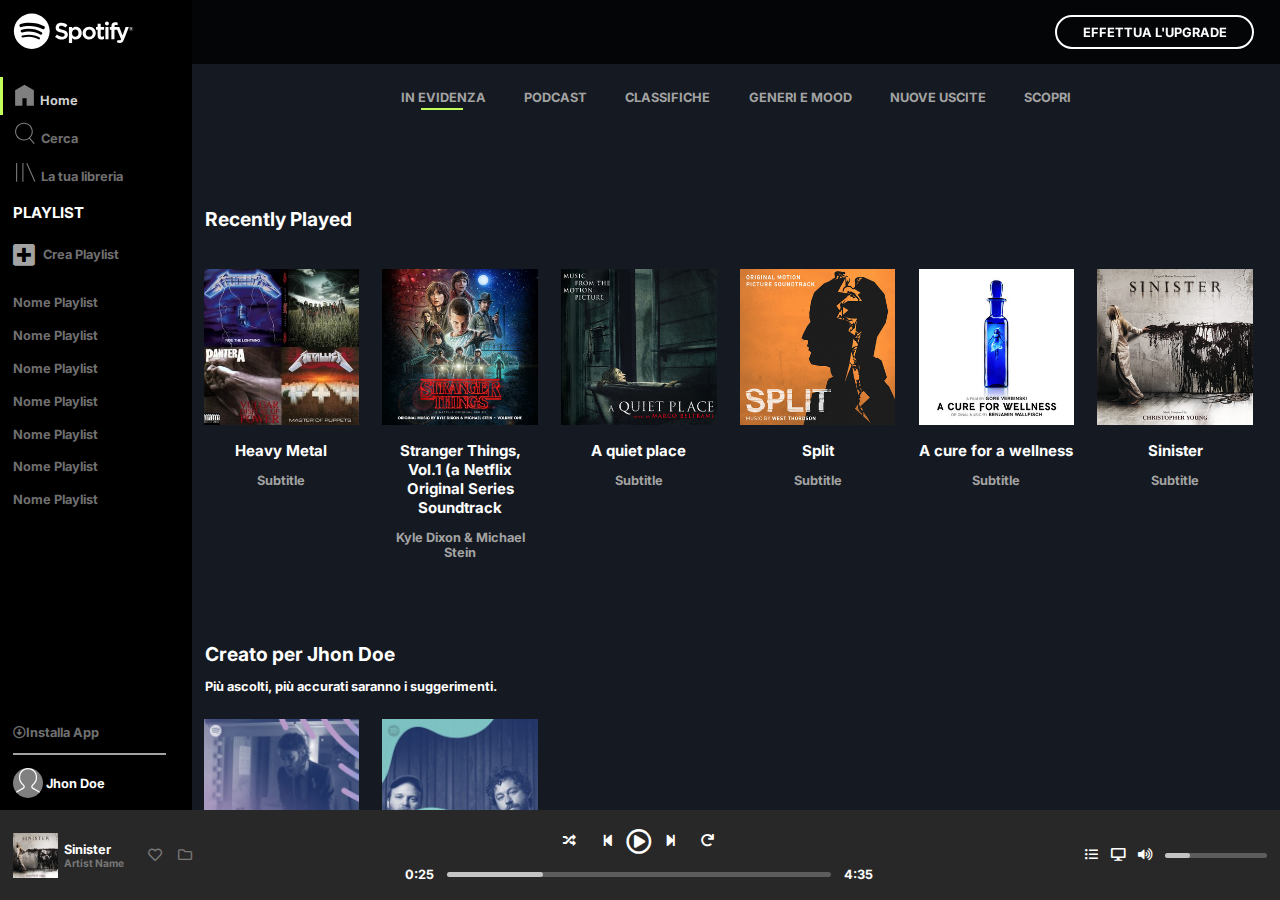
<file: index.html>
<!DOCTYPE html>
<html lang="en">
<head>
    <meta charset="UTF-8">
    <meta http-equiv="X-UA-Compatible" content="IE=edge">
    <meta name="viewport" content="width=device-width, initial-scale=1.0">
    <title>Spotify Web</title>
    <link rel="preconnect" href="https://fonts.googleapis.com">
    <link rel="preconnect" href="https://fonts.gstatic.com" crossorigin>
    <link href="https://fonts.googleapis.com/css2?family=Inter:wght@400;700&display=swap" rel="stylesheet">

    <link rel="stylesheet" href="css/style.css">
    <link rel="stylesheet" href="https://cdnjs.cloudflare.com/ajax/libs/font-awesome/5.15.4/css/all.min.css" integrity="sha512-1ycn6IcaQQ40/MKBW2W4Rhis/DbILU74C1vSrLJxCq57o941Ym01SwNsOMqvEBFlcgUa6xLiPY/NS5R+E6ztJQ==" crossorigin="anonymous" referrerpolicy="no-referrer" />
</head>
<body>

<!-- sezione banner -->

    <div class="banner">
        <div class="btn">effettua l'upgrade</div>

    </div>

<!-- sezione centrale / side -->

<div class="central">
    <div class="side pt-1">
        <div class="container-logo">
            <img class="large logo  pl-1" src="img/logo.svg" alt="">
            <img class=" small" src="img/logo-small.svg" alt="">
        </div> 
        <div class="menu pl-1 home">
            <a href="#!"><img src="img/home.svg" alt="">
                <div class=" il-block hidden"> Home</div>
            </a>
        </div>
        <div class="menu pl-1 search">
            <a href="#!"><img src="img/search.svg" alt="">
                <div class=" il-block hidden"> Cerca</div>
            </a>
        </div>
        <div class="menu pl-1 library"> 
            <a href="#!"><img src="img/libreria.svg" alt="">
                <div class=" il-block hidden"> La tua libreria</div>
            </a>
        </div>
        
        <h3 class="hidden pl-1 pt-1 pb-1">Playlist</h3>
        <div class="pl-1 pb-1 add-playlist">
            <div class=" il-block hidden"> <a href="#!"><i class="fas fa-plus-square"></i>Crea Playlist</a></div> 
        </div>
        <div class="playlist-sec">
            <div class="playlists pl-1">
                <div class="playlist"> <a href="#!"> Nome Playlist</a></div>
                <div class="playlist"> <a href="#!"> Nome Playlist</a></div>
                <div class="playlist"> <a href="#!"> Nome Playlist</a></div>
                <div class="playlist"> <a href="#!"> Nome Playlist</a></div>
                <div class="playlist"> <a href="#!"> Nome Playlist</a></div>
                <div class="playlist"> <a href="#!"> Nome Playlist</a></div>
                <div class="playlist"> <a href="#!"> Nome Playlist</a></div>
            </div>
            <div class="user pt-1 pb-1">
                <div class="pb-1 pr-1 pl-1"><i class="far fa-arrow-alt-circle-down"></i><div class=" il-block hidden"><a href="#!"> Installa App</a></div> </div>
                <div class="profile pt-1">
                    <div class="profile-pic"><img src="img/profile.svg" alt="immagine profilo utente"></div> 
                    <div class=" il-block hidden">Jhon Doe</div> 
                </div>
            </div>
        </div>
    </div>

<!-- sezione centrale / main -->

        <main class="section-main pt-5">
            <div class="nav-main">
                <ul class="nav">
                    <li class="p-relative"><a href="#!"> in evidenza</a></li>
                    <li><a href="#!"> podcast</a></li>
                    <li><a href="#!"> classifiche</a></li>
                    <li><a href="#!"> generi e mood</a></li>
                    <li><a href="#!"> nuove uscite</a></li>
                    <li><a href="#!"> scopri</a></li>
                </ul>

            </div>
            
            <div class="row pt-3">
                <h2 class="pl-1 pt-3 pb-1">Recently Played</h2>
                <div class="clearfix">
                    <div class="song">
                        <div class="p-relative">
                            <img class="img-opa" src="img/metal_lifting.jpg" alt="metal">
                            <i class="far fa-play-circle"></i>
                        </div>
                        <h3 class="title pt-1">Heavy Metal</h3>
                        <div class="artist pt-1">Subtitle</div>
                    </div>
                    <div class="song">
                        <div class="p-relative">
                            <img class="img-opa" src="img/stranger.jpeg" alt="stranger things">
                            <i class="far fa-play-circle"></i>
                        </div>
                        <h3 class="title pt-1">Stranger Things, Vol.1 (a Netflix Original Series Soundtrack</h3>
                        <div class="artist pt-1">Kyle Dixon  & Michael Stein</div>
                    </div>
                    <div class="song">
                        <div class="p-relative">
                            <img class="img-opa" src="img/aquietplace.jpeg" alt="a quiet place">
                            <i class="far fa-play-circle"></i>
                        </div>
                        <h3 class="title pt-1"> A quiet place</h3>
                        <div class="artist pt-1">Subtitle</div>
                    </div>
                    <div class="song">
                        <div class="p-relative">
                            <img class="img-opa" src="img/split.jpeg" alt="split">
                            <i class="far fa-play-circle"></i>
                        </div>
                        <h3 class="title pt-1">Split</h3>
                        <div class="artist pt-1">Subtitle</div>
                    </div>
                    <div class="song">
                        <div class="p-relative">
                            <img class="img-opa" src="img/cure.jpeg" alt="a cure for a wellness">
                            <i class="far fa-play-circle"></i>
                        </div>
                        <h3 class="title pt-1">A cure for a wellness</h3>
                        <div class="artist pt-1">Subtitle</div>
                    </div>
                    <div class="song">
                        <div class="p-relative">
                            <img class="img-opa" src="img/sinister.jpeg" alt="sinister">
                            <i class="far fa-play-circle"></i>
                        </div>
                        <h3 class="title pt-1">Sinister</h3>
                        <div class="artist pt-1">Subtitle</div>
                    </div>
                </div>
            </div>
            <div class="row pt-3">
                <h2 class="pl-1 pt-3 pb-1">Creato per Jhon Doe</h2>
                <p class="pl-1">Più ascolti, più accurati saranno i suggerimenti.</p>
                <div class="clearfix">
                    <div class="song">
                        <div class="p-relative">
                            <img class="img-opa" src="img/radar.jpeg" alt="release radar">
                            <i class="far fa-play-circle"></i>
                        </div>
                        <h3 class="title pt-1">Release Radar</h3>
                    </div>
                    <div class="song">
                        <div class="p-relative">
                            <img class="img-opa" src="img/mixdaily.jpeg" alt="daily mix 1">
                            <i class="far fa-play-circle"></i>
                        </div>
                        <h3 class="title pt-1">Daily Mix 1</h3>
                    </div>
                </div>
            </div>
            <div class="last row">
                <h2 class="pl-1 pt-3 pb-1">Artisti più popolari</h2>
                <p class="pl-1">Più ascolti, più accurati saranno i suggerimenti.</p>
                <div class="clearfix">
                    <div class="song">
                        <div class="p-relative">
                            <img class="img-opa" src="img/youg.jpeg" alt="metal">
                            <i class="far fa-play-circle"></i>
                        </div>
                        <h3 class="title pt-1">Non Saprei</h3>
                    </div>
                    <div class="song">
                        <div class="p-relative">
                            <img class="img-opa" src="img/einaudi.jpeg" alt="einaudi">
                            <i class="far fa-play-circle"></i>
                        </div>
                        <h3 class="title pt-1">Ludovico Einaudi</h3>
                    </div>
                </div>
            </div>
        </main>
        
    </div>

<!-- sezione footer / player -->

    <footer>
        <div class="footer-item">
                <div class="player-song">
                    <img src="img/sinister.jpeg" alt="">
                    <div>
                        <h4 class="title pl-05">Sinister</h4>
                        <div class="artist pl-05"><a href="#!">Artist Name</a></div>
                    </div>
                </div>
                <div class="icons">
                    <i class="far fa-heart"></i>
                    <i class="far pl-1 fa-folder"></i>
                </div>            
        </div>
        <div class="player">
            <div class="player-btn pb-1">
                <i class="fas pl-1 pr-1 fa-random"></i>
                <i class="fas pl-1 pr-1 fa-step-backward"></i>
                <i class="far play-button fa-play-circle"></i>
                <i class="fas pl-1 pr-1 fa-step-forward"></i>
                <i class="fas pl-1 pr-1 fa-redo"></i>
            </div>
            <div class="progress-sec">
                <div class=" pr-1">0:25</div>
                <div class="progress">
                    <div class="progress-done p-relative"><i class="fas fa-circle"></i></div>
                </div>
                <div class="pl-1">4:35</div>
            </div>
        </div>
        <div class="volume-sec">
            <i class="fas pr-1 fa-list-ul"></i>
            <i class="fas pr-1 fa-desktop"></i>
            <i class="fas pr-1 fa-volume-up"></i>
            <div class="progress-sec pr-1">
                <div class="progress">
                    <div class="progress-done p-relative"><i class="fas fa-circle"></i></div>

                </div>
            </div>
        </div>

    </footer>
</body>
</html>
</file>
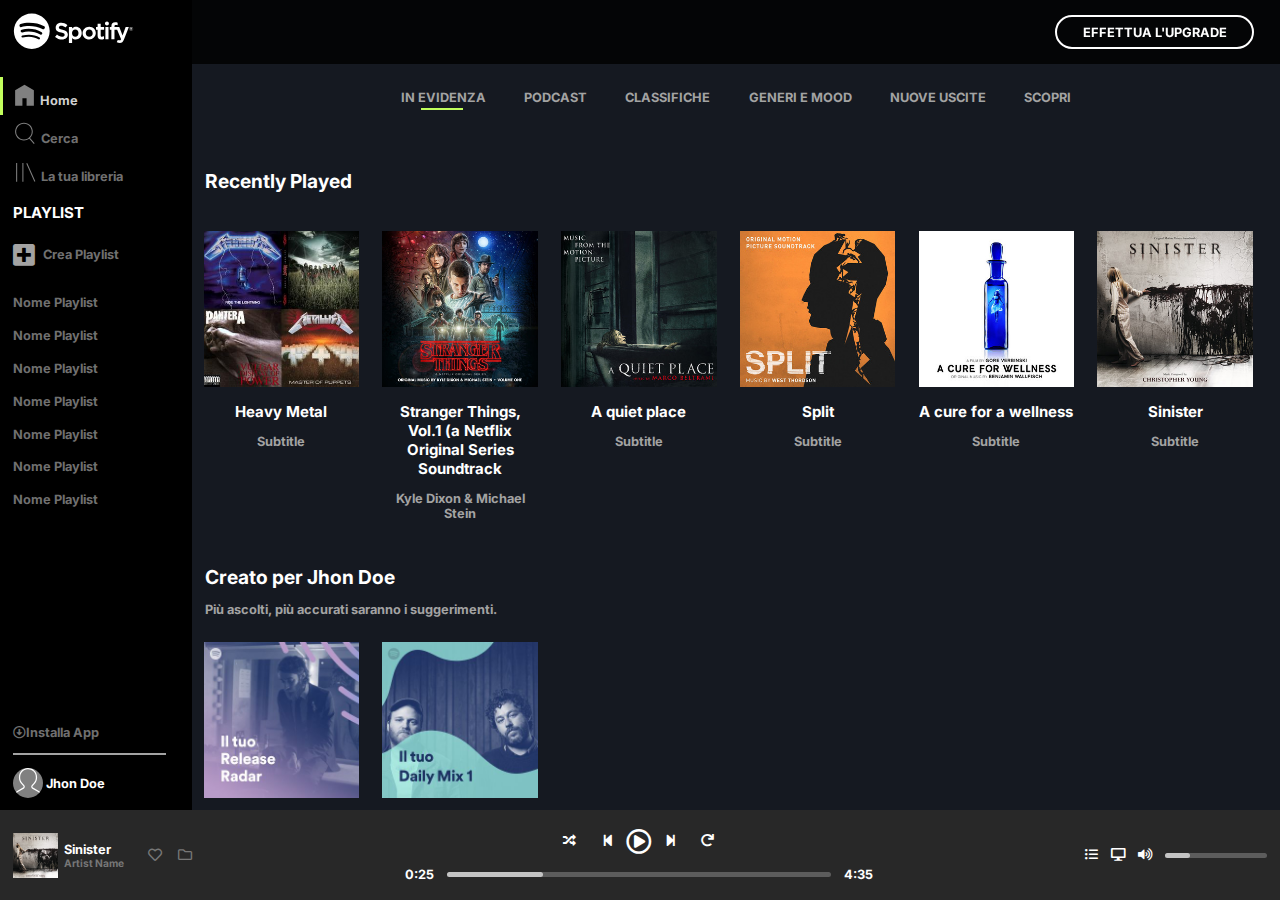
<file: bonus/index.html>
<!DOCTYPE html>
<html lang="en">
<head>
    <meta charset="UTF-8">
    <meta http-equiv="X-UA-Compatible" content="IE=edge">
    <meta name="viewport" content="width=device-width, initial-scale=1.0">
    <title>Spotify Web</title>
    <link rel="preconnect" href="https://fonts.googleapis.com">
    <link rel="preconnect" href="https://fonts.gstatic.com" crossorigin>
    <link href="https://fonts.googleapis.com/css2?family=Inter:wght@400;700&display=swap" rel="stylesheet">

    <link rel="stylesheet" href="css/style.css">
    <link rel="stylesheet" href="https://cdnjs.cloudflare.com/ajax/libs/font-awesome/5.15.4/css/all.min.css" integrity="sha512-1ycn6IcaQQ40/MKBW2W4Rhis/DbILU74C1vSrLJxCq57o941Ym01SwNsOMqvEBFlcgUa6xLiPY/NS5R+E6ztJQ==" crossorigin="anonymous" referrerpolicy="no-referrer" />
</head>
<body>

<!-- sezione banner -->

    <div class="banner">
        <div class="btn">effettua l'upgrade</div>

    </div>

<!-- sezione centrale / side -->

    <div class="central">
        <div class="side pt-1">
            <div class="container-logo">
                <img class="large logo  pl-1" src="img/logo.svg" alt="">
                <img class=" small" src="img/logo-small.svg" alt="">
            </div> 
            <div class="menu pl-1 home">
                <a href="#!"><img src="img/home.svg" alt="">
                    <div class=" il-block hidden"> Home</div>
                </a>
            </div>
            <div class="menu pl-1 search">
                <a href="#!"><img src="img/search.svg" alt="">
                    <div class=" il-block hidden"> Cerca</div>
                </a>
            </div>
            <div class="menu pl-1 library"> 
                <a href="#!"><img src="img/libreria.svg" alt="">
                    <div class=" il-block hidden"> La tua libreria</div>
                </a>
            </div>
            
            <h3 class="hidden pl-1 pt-1 pb-1">Playlist</h3>
            <div class="pl-1 pb-1 add-playlist">
                <div class=" il-block hidden"> <a href="#!"><i class="fas fa-plus-square"></i>Crea Playlist</a></div> 
            </div>
            <div class="playlist-sec">
                <div class="playlists pl-1">
                    <div class="playlist"> <a href="#!"> Nome Playlist</a></div>
                    <div class="playlist"> <a href="#!"> Nome Playlist</a></div>
                    <div class="playlist"> <a href="#!"> Nome Playlist</a></div>
                    <div class="playlist"> <a href="#!"> Nome Playlist</a></div>
                    <div class="playlist"> <a href="#!"> Nome Playlist</a></div>
                    <div class="playlist"> <a href="#!"> Nome Playlist</a></div>
                    <div class="playlist"> <a href="#!"> Nome Playlist</a></div>
                </div>
                <div class="user pt-1 pb-1">
                    <div class="pb-1 pr-1 pl-1"><i class="far fa-arrow-alt-circle-down"></i><div class=" il-block hidden"><a href="#!"> Installa App</a></div> </div>
                    <div class="profile pt-1">
                        <div class="profile-pic"><img src="img/profile.svg" alt="immagine profilo utente"></div> 
                        <div class=" il-block hidden">Jhon Doe</div> 
                    </div>
                </div>
            </div>
        </div>

<!-- sezione centrale / main -->

        <main class="section-main pt-5">
            <div class="nav-main">
                <ul class="nav">
                    <li class="p-relative"><a href="#!"> in evidenza</a></li>
                    <li><a href="#!"> podcast</a></li>
                    <li><a href="#!"> classifiche</a></li>
                    <li><a href="#!"> generi e mood</a></li>
                    <li><a href="#!"> nuove uscite</a></li>
                    <li><a href="#!"> scopri</a></li>
                </ul>

            </div>
            
            <div class="row">
                <h2 class="pl-1 pt-3 pb-1">Recently Played</h2>
                <div class="clearfix">
                    <div class="song">
                        <div class="p-relative">
                            <img class="img-opa" src="img/metal_lifting.jpg" alt="metal">
                            <i class="far fa-play-circle"></i>
                        </div>
                        <h3 class="title pt-1">Heavy Metal</h3>
                        <div class="artist pt-1">Subtitle</div>
                    </div>
                    <div class="song">
                        <div class="p-relative">
                            <img class="img-opa" src="img/stranger.jpeg" alt="stranger things">
                            <i class="far fa-play-circle"></i>
                        </div>
                        <h3 class="title pt-1">Stranger Things, Vol.1 (a Netflix Original Series Soundtrack</h3>
                        <div class="artist pt-1">Kyle Dixon  & Michael Stein</div>
                    </div>
                    <div class="song">
                        <div class="p-relative">
                            <img class="img-opa" src="img/aquietplace.jpeg" alt="a quiet place">
                            <i class="far fa-play-circle"></i>
                        </div>
                        <h3 class="title pt-1"> A quiet place</h3>
                        <div class="artist pt-1">Subtitle</div>
                    </div>
                    <div class="song">
                        <div class="p-relative">
                            <img class="img-opa" src="img/split.jpeg" alt="split">
                            <i class="far fa-play-circle"></i>
                        </div>
                        <h3 class="title pt-1">Split</h3>
                        <div class="artist pt-1">Subtitle</div>
                    </div>
                    <div class="song">
                        <div class="p-relative">
                            <img class="img-opa" src="img/cure.jpeg" alt="a cure for a wellness">
                            <i class="far fa-play-circle"></i>
                        </div>
                        <h3 class="title pt-1">A cure for a wellness</h3>
                        <div class="artist pt-1">Subtitle</div>
                    </div>
                    <div class="song">
                        <div class="p-relative">
                            <img class="img-opa" src="img/sinister.jpeg" alt="sinister">
                            <i class="far fa-play-circle"></i>
                        </div>
                        <h3 class="title pt-1">Sinister</h3>
                        <div class="artist pt-1">Subtitle</div>
                    </div>
                </div>
            </div>
            <div class="row">
                <h2 class="pl-1 pt-3 pb-1">Creato per Jhon Doe</h2>
                <p class="pl-1 ">Più ascolti, più accurati saranno i suggerimenti.</p>
                <div class="clearfix">
                    <div class="song">
                        <div class="p-relative">
                            <img class="img-opa" src="img/radar.jpeg" alt="release radar">
                            <i class="far fa-play-circle"></i>
                        </div>
                        <h3 class="title pt-1">Release Radar</h3>
                    </div>
                    <div class="song">
                        <div class="p-relative">
                            <img class="img-opa" src="img/mixdaily.jpeg" alt="daily mix 1">
                            <i class="far fa-play-circle"></i>
                        </div>
                        <h3 class="title pt-1">Daily Mix 1</h3>
                    </div>
                </div>
            </div>
            <div class="last row">
                <h2 class="pl-1 pt-3 pb-1">Artisti più popolari</h2>
                <p class="pl-1">Più ascolti, più accurati saranno i suggerimenti.</p>
                <div class="clearfix">
                    <div class="song">
                        <div class="p-relative">
                            <img class="img-opa" src="img/youg.jpeg" alt="metal">
                            <i class="far fa-play-circle"></i>
                        </div>
                        <h3 class="title pt-1">Non Saprei</h3>
                    </div>
                    <div class="song">
                        <div class="p-relative">
                            <img class="img-opa" src="img/einaudi.jpeg" alt="einaudi">
                            <i class="far fa-play-circle"></i>
                        </div>
                        <h3 class="title pt-1">Ludovico Einaudi</h3>
                    </div>
                </div>
            </div>
        </main>
        
    </div>

<!-- sezione footer / player -->

    <footer>
        <div class="footer-item">
                <div class="player-song">
                    <img src="img/sinister.jpeg" alt="">
                    <div>
                        <h4 class="title pl-05">Sinister</h4>
                        <div class="artist pl-05"><a href="#!">Artist Name</a></div>
                    </div>
                </div>
                <div class="icons">
                    <i class="far fa-heart"></i>
                    <i class="far pl-1 fa-folder"></i>
                </div>            
        </div>
        <div class="player">
            <div class="player-btn pb-1">
                <i class="fas pl-1 pr-1 fa-random"></i>
                <i class="fas pl-1 pr-1 fa-step-backward"></i>
                <i class="far play-button fa-play-circle"></i>
                <i class="fas pl-1 pr-1 fa-step-forward"></i>
                <i class="fas pl-1 pr-1 fa-redo"></i>
            </div>
            <div class="progress-sec">
                <div class=" pr-1">0:25</div>
                <div class="progress">
                    <div class="progress-done p-relative"><i class="fas fa-circle"></i></div>
                </div>
                <div class="pl-1">4:35</div>
            </div>
        </div>
        <div class="volume-sec">
            <i class="fas pr-1 fa-list-ul"></i>
            <i class="fas pr-1 fa-desktop"></i>
            <i class="fas pr-1 fa-volume-up"></i>
            <div class="progress-sec pr-1">
                <div class="progress">
                    <div class="progress-done p-relative"><i class="fas fa-circle"></i></div>

                </div>
            </div>
        </div>

    </footer>
</body>
</html>
</file>
<file: css/style.css>
*{
    margin: 0;
    padding: 0;
    box-sizing: border-box;
}

html{
    font-family: 'Inter', sans-serif;
    font-weight: bold;
    font-size: .8rem;
}

.il-block{
    display: inline-block;
}
/* classi comuni */

.pt-05{
    padding-top: .5rem;
}

.pt-1{
    padding-top: 1rem;
}

.pt-3{
    padding-top: 3rem;
}

.pt-5{
    padding-top: 5rem;
}

.pr-05{
    padding-right: .5rem;
}

.pr-1{
    padding-right: 1rem;
}

.pr-3{
    padding-right: 3rem;
}

.pr-5{
    padding-right: 5rem;
}

.pb-05{
    padding-bottom: .5rem;
}

.pb-1{
    padding-bottom: 1rem;
}

.pb-3{
    padding-bottom: 3rem;
}

.pb-5{
    padding-bottom: 5rem;
}

.pl-05{
    padding-left: .5rem;
}

.pl-1{
    padding-left: 1rem;
}

.pl-3{
    padding-left: 3rem;
}

.pl-5{
    padding-left: 5rem;
}

.clearfix::after{
    content: "";
    display: table;
    clear: both;
}

.p-relative{
    position: relative;
}


/* sezione banner */

.banner{
    display: flex;
    justify-content: flex-end;
    align-items: center;
    position: fixed;
    top: 0;
    right: 0;
    z-index: 10;
    width:calc(100% - 192px);
    height: 5rem;
    background-color: rgba(0, 0, 0, 0.8);
}

.banner .btn{
    padding: 0.6em 2em;
    color: white;
    border: 2px solid white;
    border-radius: 2em;
    margin-right: 2rem;
    text-transform: uppercase;
}

.banner .btn:hover{
    cursor: pointer;
    transform: scale(1.1, 1.1);
}

/* sezione centrale / side */
.central{
    display: flex;
}


.side{
    display: flex;
    flex-direction: column;
    width: 192px;
    height: calc(100vh - 7rem);
    background-color: black;
    color: #707070;
    overflow:hidden;
    flex-shrink: 0;

}

.side a{
    text-decoration: none;
    color: #707070;
}

.side .menu:hover a{
    color: white;
}

.container-logo{
    height: 5rem;
    width: 192px;
    flex-shrink: 0;
}

.logo{
    width: 70%;

}

.small{
    width: 40px;
    display: none;
}

.menu{
    padding-top: 0.5rem;
    padding-bottom: 0.5rem;
}

.menu img{
    opacity: 0.5;
}

.menu:hover img{
    opacity: 1;
}

.home {
    border-left: 3px solid #C1FE5C;
    width: 100%;
    padding-left: 9px;
}

.home a{
    color: rgb(209, 209, 209);
    
}

.home img,
.search img,
.library img{
    width: 25px;
    vertical-align: -3px;
}

.side h3{
    text-transform: uppercase;
    color: white;
}

.side .add-playlist .fas{
    font-size: 1.5rem;
    padding: 0.5em;
    margin-left: -.5rem;
    transform: scale(1.3, 1.3);
    vertical-align: -2px;
}

.playlist-sec{
    display: flex;
    flex-direction: column;
    justify-content:space-between;
    height: 100%;
    min-height: 230px;
}

.add-playlist .fas{
    color: #A3A3A3;
}

.add-playlist:hover .fas,
.add-playlist:hover a{
    color: white;
}


.playlists{  
    height: 100%;
    overflow-y: auto;
    background-color: black;
}

.playlist{
    padding: 0.7em 0;
}

.playlist:hover a{
    color: white;
}

.user{
    width: 100%;
    background-color: black;
    flex-shrink: 0;
}

.user a:hover{
    color: white;
}

.profile{
    color: white;
    border-top: 2px solid #A3A3A3;
    display: inline-block;
    width: 80%;
    margin-left: 1rem ;
}

.profile-pic{
    width: 30px;
    height: 30px;
    background-color: #808080;
    display: inline-block;
    border-radius: 50%;
    overflow: hidden;
    vertical-align: -10px;
}

@media screen and (max-width:560px) {
    .banner{
    width:calc(100% - 50px);

    }
    
    .side{
    width: 50px
    }

    .container-logo{
        display: flex;
        width: 50px;
        justify-content: center;

    }

    .logo{
        display: none;
    }

    .small{
        display: inline-block;
        margin-top: -1rem
    }


    .hidden{
        display: none;
    }

    .playlist-sec{
        justify-content: flex-end;
    }
    
    .playlists{
        display: none;
    }

    .user{
        display: flex;
        flex-direction: column;
        align-items: center;
    }

    .user div:first-of-type{
        padding-left: 0;
        padding-right: 0;
    }
    .profile{
        border: none;
    }

}




/* sezione centrale / main */


.section-main{
    height: calc(100vh - 7rem);
    background-color: #151921;
    width: 100%;
    overflow-y: auto;
    color: white;
}

.nav{
    display: flex;
    justify-content: center;
    list-style: none;
    flex-wrap: wrap;
}

.nav a{
    text-decoration: none;
    color: #A3A3A3;
}

.nav a:hover{
    color: white;
}

.nav li{
    margin: 2rem 1.5rem;
    text-transform: uppercase;
}

.nav li:first-of-type::after{
    content: "";
    width: 50%;
    height: 2px;
    background-color: #C1FE5C;
    display: block;
    position: absolute;
    bottom: -5px;
    left: 20px;
}

.song{
    text-align: center;
    width: calc((100% - 12rem) / 6);
    height: 270px;
    margin: 2rem  0.9rem;
    float: left;
}

.song img:hover,
.song .title:hover,
.song .artist{
    cursor: pointer;
}



.song .far{
    position: absolute;
    top:50%;
    left: 50%;
    transform: translate(-50%, -50%);
    display: none;
    font-size: 4rem;
}

.song:hover .img-opa{
    opacity: 0.7;
}

.song:hover .far{
    display: inline-block;
    opacity: none;
}


@media screen and (max-width:900px) {
    .song{
    width: calc((100% - 8rem) / 4);

    }
}

@media screen and (max-width:650px) {
    .song{
    width: calc((100% - 4rem) / 2);

    }
}


.song img{
    width: 100%;
}


.artist{
    color: #A3A3A3;

}

.last .song img{
    border-radius: 50%;
}



/* sezione footer */

footer{
    display: flex;
    align-items: center;
    justify-content: space-between;
    position: fixed;
    bottom:0;
    z-index: 11;
    height: 7rem;
    width: 100%;
    background-color: #282828;
    color: white;
}

.footer-item{
    display: flex;
    align-items: center;
    flex-basis: 192px;
    justify-content: space-between;
}

footer img{
    width: 45px;
}

.icons .far{
    color:#777777;
    font-size: 1.1rem;
}

.icons .far:hover{
    color: white;
}

.player-song{
    display: flex;
    align-items: center;
    margin-left:1rem;
}

footer .artist{
   font-size: 0.8rem;
}

footer .artist a{
    text-decoration: none;
    color:#777777;
}

footer .artist a:hover{
    color: white;
    text-decoration: underline;
}

.player{
    display: flex;
    flex-direction: column;
    align-items: center;
}

.player-btn{
    display: flex;
    align-self: center;
    align-items: center;
}

.play-button{
    font-size: 2rem;
    
}

.play-button:hover{
    transform: scale(1.2, 1.2);
}

.progress-sec{
    display: flex;
    justify-content: space-between;
    align-items:center;
}

.player .progress{
    background-color: #5C5C5C;
    max-width: 500px;
    width: 30vw;
    height: 5px;
    border-radius: 1rem;
}

.progress-done{
    background-color: #c4c4c4;
    border-radius: 1rem;
    width: 25%;
    height: 5px;
}

.progress:hover .progress-done{
    background-color: #C1FE5C;
}

.volume-sec{
    display: flex;
}

.volume-sec .progress{
    background-color: #5C5C5C;
    width: 8vw;
    height: 5px;
    border-radius: 1rem;  
}

.progress-done .fas{
    position: absolute;
    right: -0.3rem;
    top:-.3rem;
    font-size: 1.1rem;
    display: none;
}

.progress:hover .progress-done .fas{
    display: inline-block;
}

@media screen and (max-width: 640px){
    .icons{
        display: flex;
        flex-direction: column;
    }
    
    .icons .far{
        margin: 0;
        padding: 0;
    }

    .icons .far:first-of-type{
        padding-bottom: .5rem;
    }
}
</file>
<file: bonus/css/style.css>
*{
    margin: 0;
    padding: 0;
    box-sizing: border-box;
}

html{
    font-family: 'Inter', sans-serif;
    font-weight: bold;
    font-size: .8rem;
}

.il-block{
    display: inline-block;
}

/* classi comuni */

.pt-05{
    padding-top: .5rem;
}

.pt-1{
    padding-top: 1rem;
}

.pt-3{
    padding-top: 3rem;
}

.pt-5{
    padding-top: 5rem;
}

.pr-05{
    padding-right: .5rem;
}

.pr-1{
    padding-right: 1rem;
}

.pr-3{
    padding-right: 3rem;
}

.pr-5{
    padding-right: 5rem;
}

.pb-05{
    padding-bottom: .5rem;
}

.pb-1{
    padding-bottom: 1rem;
}

.pb-3{
    padding-bottom: 3rem;
}

.pb-5{
    padding-bottom: 5rem;
}

.pl-05{
    padding-left: .5rem;
}

.pl-1{
    padding-left: 1rem;
}

.pl-3{
    padding-left: 3rem;
}

.pl-5{
    padding-left: 5rem;
}

.clearfix::after{
    content: "";
    display: table;
    clear: both;
}

.p-relative{
    position: relative;
}


/* sezione banner */

.banner{
    display: flex;
    justify-content: flex-end;
    align-items: center;
    position: fixed;
    top: 0;
    right: 0;
    z-index: 10;
    width:calc(100% - 192px);
    height: 5rem;
    background-color: rgba(0, 0, 0, 0.8);
}

.banner .btn{
    padding: 0.6em 2em;
    color: white;
    border: 2px solid white;
    border-radius: 2em;
    margin-right: 2rem;
    text-transform: uppercase;
}

.banner .btn:hover{
    cursor: pointer;
    transform: scale(1.1, 1.1);
}

/* sezione centrale / side */
.central{
    display: flex;
}


.side{
    display: flex;
    flex-direction: column;
    width: 192px;
    height: calc(100vh - 7rem);
    background-color: black;
    color: #707070;
    overflow:hidden;
    flex-shrink: 0;

}

.side a{
    text-decoration: none;
    color: #707070;
}

.side .menu:hover a{
    color: white;
}

.container-logo{
    height: 5rem;
    width: 192px;
    flex-shrink: 0;
}

.logo{
    width: 70%;

}

.small{
    width: 40px;
    display: none;
}

.menu{
    padding-top: 0.5rem;
    padding-bottom: 0.5rem;
}

.menu img{
    opacity: 0.5;
}

.menu:hover img{
    opacity: 1;
}

.home {
    border-left: 3px solid #C1FE5C;
    width: 100%;
    padding-left: 9px;
}

.home a{
    color: rgb(209, 209, 209);
    
}

.home img,
.search img,
.library img{
    width: 25px;
    vertical-align: -3px;
}

.side h3{
    text-transform: uppercase;
    color: white;
}

.side .add-playlist .fas{
    font-size: 1.5rem;
    padding: 0.5em;
    margin-left: -.5rem;
    transform: scale(1.3, 1.3);
    vertical-align: -2px;
}

.playlist-sec{
    display: flex;
    flex-direction: column;
    justify-content:space-between;
    height: 100%;
    min-height: 230px;
}

.add-playlist .fas{
    color: #A3A3A3;
}

.add-playlist:hover .fas,
.add-playlist:hover a{
    color: white;
}

.playlists{  
    height: 100%;
    overflow-y: auto;
    background-color: black;
}

.playlist{
    padding: 0.7em 0;
}

.playlist:hover a{
    color: white;
}

.user{
    width: 100%;
    background-color: black;
    flex-shrink: 0;
}

.user a:hover{
    color: white;
}


.profile{
    color: white;
    border-top: 2px solid #A3A3A3;
    display: inline-block;
    width: 80%;
    margin-left: 1rem ;
}

.profile-pic{
    width: 30px;
    height: 30px;
    background-color: #808080;
    display: inline-block;
    border-radius: 50%;
    overflow: hidden;
    vertical-align: -10px;
}

@media screen and (max-width:560px) {
    .banner{
    width:calc(100% - 50px);

    }
    
    .side{
    width: 50px
    }

    .container-logo{
        display: flex;
        width: 50px;
        justify-content: center;

    }

    .logo{
        display: none;
    }

    .small{
        display: inline-block;
        margin-top: -1rem
    }

    .hidden{
        display: none;
    }

    .playlist-sec{
        justify-content: flex-end;
    }
    
    .playlists{
        display: none;
    }

    .user{
        display: flex;
        flex-direction: column;
        align-items: center;
    }

    .user div:first-of-type{
        padding-left: 0;
        padding-right: 0;
    }
    .profile{
        border: none;
    }

}




/* sezione centrale / main */


.section-main{
    height: calc(100vh - 7rem);
    background-color: #151921;
    width: 100%;
    overflow-y: auto;
    color: white;
}

.nav{
    display: flex;
    justify-content: center;
    list-style: none;
    flex-wrap: wrap;
}

.nav a{
    text-decoration: none;
    color: #A3A3A3;
}

.nav a:hover{
    color: white;
}

.nav li{
    margin: 2rem 1.5rem;
    text-transform: uppercase;
}

.nav li:first-of-type::after{
    content: "";
    width: 50%;
    height: 2px;
    background-color: #C1FE5C;
    display: block;
    position: absolute;
    bottom: -5px;
    left: 20px;
}

.row p{
    color: #a3a3a3;
}

.song{
    text-align: center;
    width: calc((100% - 12rem) / 6);
    height: 270px;
    margin: 2rem  0.9rem;
    float: left;
}

.song img:hover,
.song .title:hover,
.song .artist{
    cursor: pointer;
}



.song .far{
    position: absolute;
    top:50%;
    left: 50%;
    transform: translate(-50%, -50%);
    display: none;
    font-size: 4rem;
}

.song:hover .img-opa{
    opacity: 0.7;
}

.song:hover .far{
    display: inline-block;
    opacity: none;
}


@media screen and (max-width:900px) {
    .song{
    width: calc((100% - 8rem) / 4);

    }
}

@media screen and (max-width:650px) {
    .song{
    width: calc((100% - 4rem) / 2);

    }
}

@media screen and (max-width:560px) {
    .song{
        float: none;
        height: auto;
        width: 100%;
        text-align: left;
    }
    .song img{
        display: none;
    }
    .song:hover .far{
        display: none;
    }
    .row{
        display: flex;
        flex-direction: column; 
    }
    .row h2{
        border-bottom: 2px solid #a3a3a3;
        padding: 0;
        margin: 1rem;
    }
    
}


.song img{
    width: 100%;
}


.artist{
    color: #A3A3A3;

}

.last .song img{
    border-radius: 50%;
}



/* sezione footer */

footer{
    display: flex;
    align-items: center;
    justify-content: space-between;
    position: fixed;
    bottom:0;
    z-index: 11;
    height: 7rem;
    width: 100%;
    background-color: #282828;
    color: white;
}

.footer-item{
    display: flex;
    align-items: center;
    flex-basis: 192px;
    justify-content: space-between;
}

footer img{
    width: 45px;
}

.icons .far{
    color:#777777;
    font-size: 1.1rem;
}

.icons .far:hover{
    color: white;
}

.player-song{
    display: flex;
    align-items: center;
    margin-left:1rem;
}

footer .artist{
   font-size: 0.8rem;
}

footer .artist a{
    text-decoration: none;
    color:#777777;
}

footer .artist a:hover{
    color: white;
    text-decoration: underline;
}

.player{
    display: flex;
    flex-direction: column;
    align-items: center;
}

.player-btn{
    display: flex;
    align-self: center;
    align-items: center;
}

.play-button{
    font-size: 2rem;
    
}

.play-button:hover{
    transform: scale(1.2, 1.2);
}

.progress-sec{
    display: flex;
    justify-content: space-between;
    align-items:center;
}

.player .progress{
    background-color: #5C5C5C;
    max-width: 500px;
    width: 30vw;
    height: 5px;
    border-radius: 1rem;
}

.progress-done{
    background-color: #c4c4c4;
    border-radius: 1rem;
    width: 25%;
    height: 5px;
}

.progress:hover .progress-done{
    background-color: #C1FE5C;
    animation: progress-bar;
    animation-duration: 5s;
    animation-timing-function: linear;
}

.player-btn .far:active .progress-done{
    animation: progress-bar;
    animation-duration: 5s;
    animation-timing-function: linear;
}

@keyframes progress-bar{
    50%{
        width: 100%;
    }
}

.volume-sec{
    display: flex;
}

.volume-sec .progress{
    background-color: #5C5C5C;
    width: 8vw;
    height: 5px;
    border-radius: 1rem;  
}

.progress-done .fas{
    position: absolute;
    right: -0.3rem;
    top:-.3rem;
    font-size: 1.1rem;
    display: none;
}

.progress:hover .progress-done .fas{
    display: inline-block;
}

@media screen and (max-width: 640px){
    
    
    
    .icons{
        display: flex;
        flex-direction: column;
    }
    
    .icons .far{
        margin: 0;
        padding: 0;
    }

    .icons .far:first-of-type{
        padding-bottom: .5rem;
    }
}

@media screen and (max-width: 510px){
    footer .title,
    footer .artist{
        display: none;
    }

    .fas:first-of-type,
    .player-btn .fas:last-of-type{
        display: none;

    }
}
</file>
